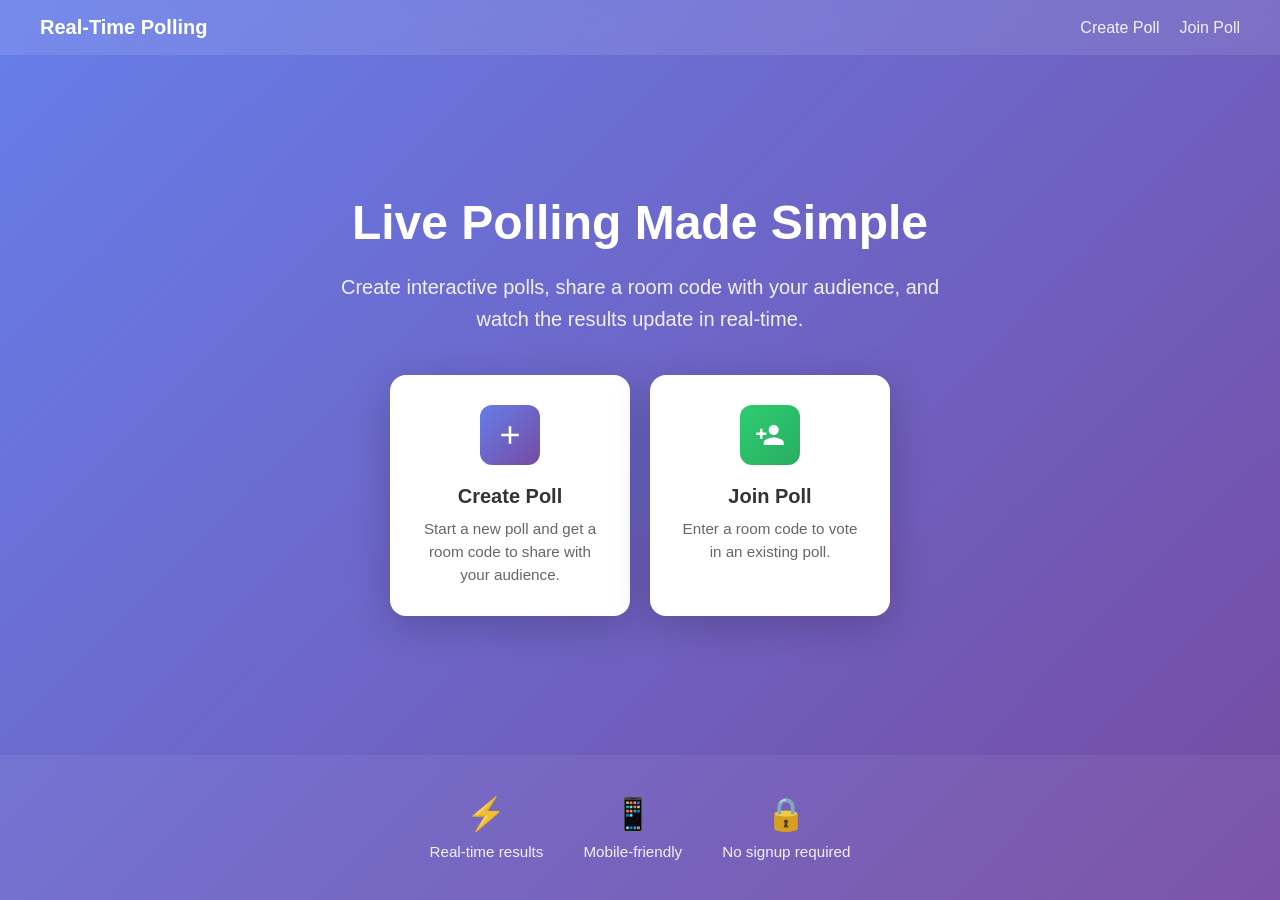
<file: wwwroot/index.html>
<!DOCTYPE html>
<html lang="en">
<head>
    <meta charset="UTF-8">
    <meta name="viewport" content="width=device-width, initial-scale=1.0">
    <meta name="description" content="Create interactive polls, share a room code with your audience, and watch the results update in real-time.">
    <title>Real-Time Polling</title>
    <link rel="icon" type="image/svg+xml" href="favicon.svg">
    <style>
        :root {
            --primary-start: #667eea;
            --primary-end: #764ba2;
            --success-start: #2ecc71;
            --success-end: #27ae60;
        }

        * {
            box-sizing: border-box;
            margin: 0;
            padding: 0;
        }

        body {
            font-family: -apple-system, BlinkMacSystemFont, 'Segoe UI', Roboto, Oxygen, Ubuntu, sans-serif;
            background: linear-gradient(135deg, var(--primary-start) 0%, var(--primary-end) 100%);
            min-height: 100vh;
            display: flex;
            flex-direction: column;
        }

        .nav {
            background: rgba(255, 255, 255, 0.1);
            backdrop-filter: blur(10px);
            -webkit-backdrop-filter: blur(10px);
            padding: 1rem 1.25rem;
        }

        .nav-container {
            max-width: 1200px;
            margin: 0 auto;
            display: flex;
            justify-content: space-between;
            align-items: center;
        }

        .nav-brand {
            color: white;
            font-weight: 700;
            font-size: 1.25rem;
            text-decoration: none;
        }

        .nav-links {
            display: flex;
            gap: 1.25rem;
        }

        .nav-link {
            color: rgba(255, 255, 255, 0.9);
            text-decoration: none;
            font-weight: 500;
            transition: color 0.2s;
        }

        .nav-link:hover {
            color: white;
        }

        .hero {
            flex: 1;
            display: flex;
            align-items: center;
            justify-content: center;
            padding: 2.5rem 1.25rem;
        }

        .hero-content {
            text-align: center;
            max-width: 600px;
        }

        .hero-title {
            color: white;
            font-size: 3rem;
            font-weight: 700;
            margin-bottom: 1.25rem;
            line-height: 1.2;
        }

        .hero-subtitle {
            color: rgba(255, 255, 255, 0.9);
            font-size: 1.25rem;
            margin-bottom: 2.5rem;
            line-height: 1.6;
        }

        .action-cards {
            display: flex;
            gap: 1.25rem;
            justify-content: center;
            flex-wrap: wrap;
        }

        .action-card {
            background: white;
            border-radius: 16px;
            padding: 1.875rem;
            width: 240px;
            text-decoration: none;
            transition: transform 0.2s, box-shadow 0.2s;
            box-shadow: 0 10px 40px rgba(0, 0, 0, 0.2);
        }

        .action-card:hover {
            transform: translateY(-4px);
            box-shadow: 0 20px 60px rgba(0, 0, 0, 0.3);
        }

        .card-icon {
            width: 60px;
            height: 60px;
            border-radius: 12px;
            display: flex;
            align-items: center;
            justify-content: center;
            margin: 0 auto 1.25rem;
        }

        .card-icon.create {
            background: linear-gradient(135deg, var(--primary-start) 0%, var(--primary-end) 100%);
        }

        .card-icon.join {
            background: linear-gradient(135deg, var(--success-start) 0%, var(--success-end) 100%);
        }

        .card-icon svg {
            width: 30px;
            height: 30px;
            fill: white;
        }

        .card-title {
            color: #333;
            font-size: 1.25rem;
            font-weight: 600;
            margin-bottom: 0.625rem;
        }

        .card-description {
            color: #666;
            font-size: 0.95rem;
            line-height: 1.5;
        }

        .features {
            background: rgba(255, 255, 255, 0.05);
            padding: 2.5rem 1.25rem;
        }

        .features-container {
            max-width: 800px;
            margin: 0 auto;
            display: flex;
            justify-content: center;
            gap: 2.5rem;
            flex-wrap: wrap;
        }

        .feature {
            text-align: center;
            color: rgba(255, 255, 255, 0.9);
        }

        .feature-icon {
            font-size: 2rem;
            margin-bottom: 0.625rem;
        }

        .feature-text {
            font-size: 0.95rem;
        }

        @media (max-width: 600px) {
            .hero-title {
                font-size: 2rem;
            }

            .hero-subtitle {
                font-size: 1rem;
            }

            .action-cards {
                flex-direction: column;
                align-items: center;
            }

            .action-card {
                width: 100%;
                max-width: 300px;
            }

            .features-container {
                gap: 1.875rem;
            }

            .nav-brand {
                font-size: 1rem;
            }

            .nav-links {
                gap: 1rem;
            }

            .nav-link {
                font-size: 0.9rem;
            }
        }
    </style>
</head>
<body>
    <nav class="nav">
        <div class="nav-container">
            <a href="index.html" class="nav-brand">Real-Time Polling</a>
            <div class="nav-links">
                <a href="presenter.html" class="nav-link">Create Poll</a>
                <a href="voter.html" class="nav-link">Join Poll</a>
            </div>
        </div>
    </nav>

    <main class="hero">
        <div class="hero-content">
            <h1 class="hero-title">Live Polling Made Simple</h1>
            <p class="hero-subtitle">Create interactive polls, share a room code with your audience, and watch the results update in real-time.</p>

            <div class="action-cards">
                <a href="presenter.html" class="action-card">
                    <div class="card-icon create">
                        <svg viewBox="0 0 24 24">
                            <path d="M19 13h-6v6h-2v-6H5v-2h6V5h2v6h6v2z"/>
                        </svg>
                    </div>
                    <h2 class="card-title">Create Poll</h2>
                    <p class="card-description">Start a new poll and get a room code to share with your audience.</p>
                </a>

                <a href="voter.html" class="action-card">
                    <div class="card-icon join">
                        <svg viewBox="0 0 24 24">
                            <path d="M15 12c2.21 0 4-1.79 4-4s-1.79-4-4-4-4 1.79-4 4 1.79 4 4 4zm-9-2V7H4v3H1v2h3v3h2v-3h3v-2H6zm9 4c-2.67 0-8 1.34-8 4v2h16v-2c0-2.66-5.33-4-8-4z"/>
                        </svg>
                    </div>
                    <h2 class="card-title">Join Poll</h2>
                    <p class="card-description">Enter a room code to vote in an existing poll.</p>
                </a>
            </div>
        </div>
    </main>

    <footer class="features">
        <div class="features-container">
            <div class="feature">
                <div class="feature-icon">&#9889;</div>
                <div class="feature-text">Real-time results</div>
            </div>
            <div class="feature">
                <div class="feature-icon">&#128241;</div>
                <div class="feature-text">Mobile-friendly</div>
            </div>
            <div class="feature">
                <div class="feature-icon">&#128274;</div>
                <div class="feature-text">No signup required</div>
            </div>
        </div>
    </footer>
</body>
</html>
</file>
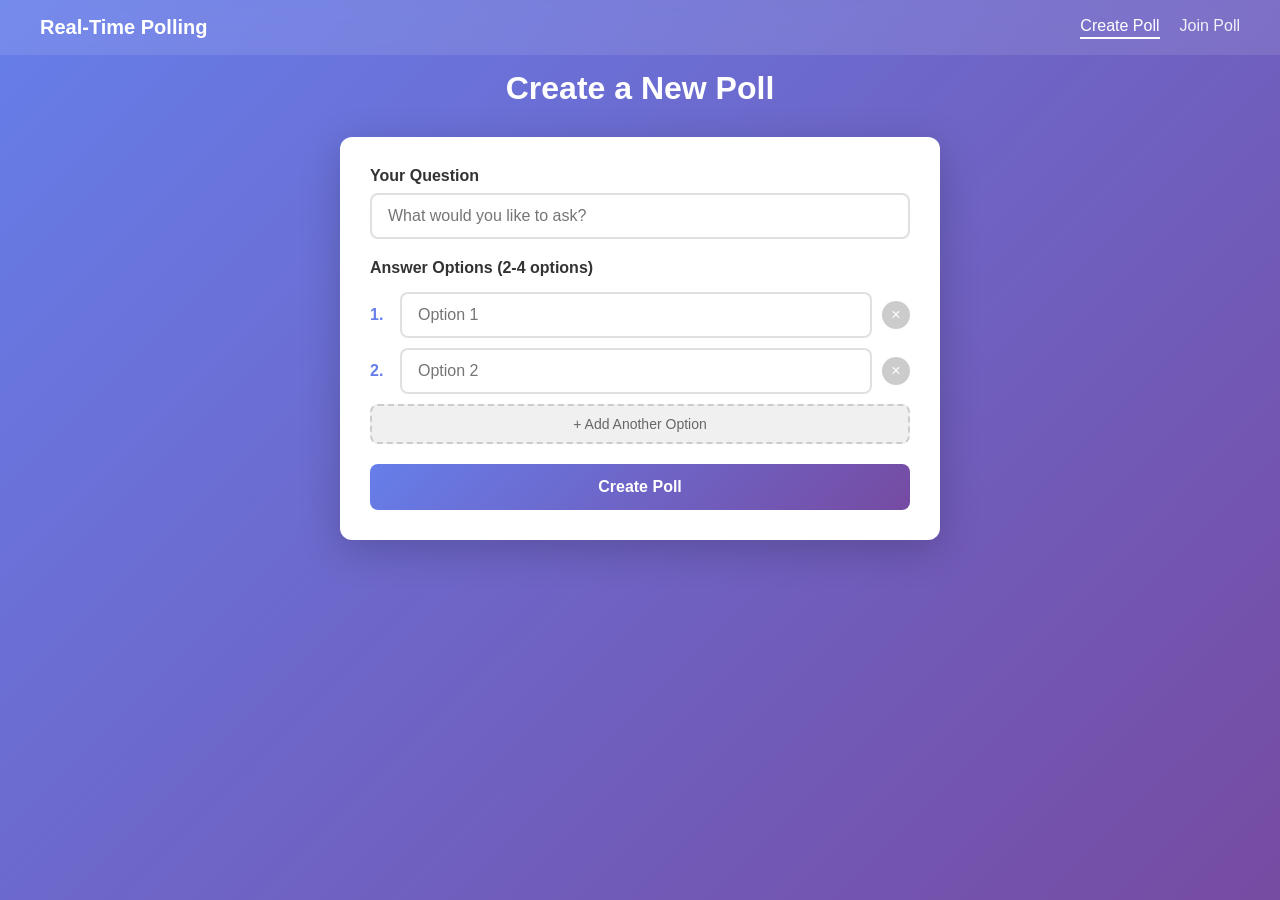
<file: wwwroot/presenter.html>
<!DOCTYPE html>
<html lang="en">
<head>
    <meta charset="UTF-8">
    <meta name="viewport" content="width=device-width, initial-scale=1.0">
    <meta name="description" content="Create a new poll and get a room code to share with your audience.">
    <title>Create Poll - Real-Time Polling</title>
    <link rel="icon" type="image/svg+xml" href="favicon.svg">
    <style>
        :root {
            --primary-start: #667eea;
            --primary-end: #764ba2;
            --danger-start: #e74c3c;
            --danger-end: #c0392b;
            --success: #2ecc71;
        }

        * {
            box-sizing: border-box;
            margin: 0;
            padding: 0;
        }

        body {
            font-family: -apple-system, BlinkMacSystemFont, 'Segoe UI', Roboto, Oxygen, Ubuntu, sans-serif;
            background: linear-gradient(135deg, var(--primary-start) 0%, var(--primary-end) 100%);
            min-height: 100vh;
            padding: 70px 1.25rem 2.5rem;
        }

        .nav {
            background: rgba(255, 255, 255, 0.1);
            backdrop-filter: blur(10px);
            -webkit-backdrop-filter: blur(10px);
            padding: 1rem 1.25rem;
            position: fixed;
            top: 0;
            left: 0;
            right: 0;
            z-index: 100;
        }

        .nav-container {
            max-width: 1200px;
            margin: 0 auto;
            display: flex;
            justify-content: space-between;
            align-items: center;
        }

        .nav-brand {
            color: white;
            font-weight: 700;
            font-size: 1.25rem;
            text-decoration: none;
        }

        .nav-links {
            display: flex;
            gap: 1.25rem;
        }

        .nav-link {
            color: rgba(255, 255, 255, 0.9);
            text-decoration: none;
            font-weight: 500;
            transition: color 0.2s;
            padding-bottom: 2px;
        }

        .nav-link:hover {
            color: white;
        }

        .nav-link.active {
            color: white;
            border-bottom: 2px solid white;
        }

        .container {
            max-width: 600px;
            margin: 0 auto;
        }

        h1 {
            color: white;
            text-align: center;
            margin-bottom: 1.875rem;
            font-size: 2rem;
        }

        .card {
            background: white;
            border-radius: 12px;
            padding: 1.875rem;
            box-shadow: 0 10px 40px rgba(0, 0, 0, 0.2);
        }

        .form-group {
            margin-bottom: 1.25rem;
        }

        label {
            display: block;
            font-weight: 600;
            margin-bottom: 0.5rem;
            color: #333;
        }

        input[type="text"] {
            width: 100%;
            padding: 0.75rem 1rem;
            border: 2px solid #e0e0e0;
            border-radius: 8px;
            font-size: 1rem;
            transition: border-color 0.2s;
            font-family: inherit;
        }

        input[type="text"]:focus {
            outline: none;
            border-color: var(--primary-start);
        }

        .options-container {
            margin-bottom: 1.25rem;
        }

        .options-container h3 {
            color: #333;
            margin-bottom: 0.9375rem;
            font-size: 1rem;
        }

        .option-input {
            display: flex;
            align-items: center;
            margin-bottom: 0.625rem;
        }

        .option-input span {
            width: 1.875rem;
            font-weight: 600;
            color: var(--primary-start);
        }

        .option-input input {
            flex: 1;
        }

        .option-input .remove-btn {
            margin-left: 0.625rem;
            background: #ff4757;
            color: white;
            border: none;
            border-radius: 50%;
            width: 1.75rem;
            height: 1.75rem;
            cursor: pointer;
            font-size: 1rem;
            display: flex;
            align-items: center;
            justify-content: center;
            transition: background 0.2s;
        }

        .option-input .remove-btn:hover {
            background: #ff3344;
        }

        .option-input .remove-btn:disabled {
            background: #ccc;
            cursor: not-allowed;
        }

        .add-option-btn {
            background: #f0f0f0;
            border: 2px dashed #ccc;
            border-radius: 8px;
            padding: 0.625rem;
            width: 100%;
            cursor: pointer;
            color: #666;
            font-size: 0.875rem;
            transition: all 0.2s;
            font-family: inherit;
        }

        .add-option-btn:hover:not(:disabled) {
            background: #e8e8e8;
            border-color: #999;
        }

        .add-option-btn:disabled {
            cursor: not-allowed;
            opacity: 0.5;
        }

        .submit-btn {
            width: 100%;
            padding: 0.875rem;
            background: linear-gradient(135deg, var(--primary-start) 0%, var(--primary-end) 100%);
            color: white;
            border: none;
            border-radius: 8px;
            font-size: 1rem;
            font-weight: 600;
            cursor: pointer;
            transition: transform 0.2s, box-shadow 0.2s;
            font-family: inherit;
        }

        .submit-btn:hover {
            transform: translateY(-2px);
            box-shadow: 0 4px 12px rgba(102, 126, 234, 0.4);
        }

        .submit-btn:disabled {
            opacity: 0.6;
            cursor: not-allowed;
            transform: none;
        }

        .loading-spinner {
            display: inline-block;
            width: 1rem;
            height: 1rem;
            border: 2px solid rgba(255, 255, 255, 0.3);
            border-radius: 50%;
            border-top-color: white;
            animation: spin 0.8s linear infinite;
            margin-right: 0.5rem;
            vertical-align: middle;
        }

        @keyframes spin {
            to { transform: rotate(360deg); }
        }

        .error-message {
            background: #fff3f3;
            border: 1px solid #ffcccc;
            color: #cc0000;
            padding: 0.75rem;
            border-radius: 8px;
            margin-bottom: 1.25rem;
            display: none;
        }

        .success-container {
            display: none;
            text-align: center;
        }

        .room-code-display {
            background: linear-gradient(135deg, var(--primary-start) 0%, var(--primary-end) 100%);
            color: white;
            padding: 1.875rem;
            border-radius: 12px;
            margin-bottom: 1.25rem;
        }

        .room-code-display h2 {
            font-size: 1rem;
            margin-bottom: 0.625rem;
            opacity: 0.9;
            font-weight: 500;
        }

        .room-code {
            font-size: 4rem;
            font-weight: 700;
            letter-spacing: 8px;
            font-family: 'Courier New', monospace;
        }

        .poll-info {
            background: #f8f9fa;
            padding: 1.25rem;
            border-radius: 8px;
            margin-bottom: 1.25rem;
            text-align: left;
        }

        .poll-info h3 {
            color: #333;
            margin-bottom: 0.625rem;
        }

        .poll-info ul {
            list-style: none;
            padding: 0;
        }

        .poll-info li {
            padding: 0.5rem 0;
            border-bottom: 1px solid #eee;
            color: #555;
        }

        .poll-info li:last-child {
            border-bottom: none;
        }

        .action-links {
            display: flex;
            gap: 0.625rem;
            justify-content: center;
            flex-wrap: wrap;
        }

        .action-link {
            padding: 0.75rem 1.5rem;
            border-radius: 8px;
            text-decoration: none;
            font-weight: 600;
            transition: all 0.2s;
            font-size: 0.9375rem;
        }

        .action-link.primary {
            background: linear-gradient(135deg, var(--primary-start) 0%, var(--primary-end) 100%);
            color: white;
        }

        .action-link:hover {
            transform: translateY(-2px);
            box-shadow: 0 4px 12px rgba(0, 0, 0, 0.15);
        }

        .new-poll-btn,
        .close-poll-btn {
            border: none;
            padding: 0.75rem 1.5rem;
            border-radius: 8px;
            font-size: 0.875rem;
            font-weight: 600;
            cursor: pointer;
            transition: all 0.2s;
            font-family: inherit;
        }

        .new-poll-btn {
            background: #f0f0f0;
            color: #333;
        }

        .new-poll-btn:hover {
            background: #e0e0e0;
        }

        .close-poll-btn {
            background: linear-gradient(135deg, var(--danger-start) 0%, var(--danger-end) 100%);
            color: white;
        }

        .close-poll-btn:hover {
            transform: translateY(-2px);
            box-shadow: 0 4px 12px rgba(231, 76, 60, 0.4);
        }

        .close-poll-btn:disabled {
            opacity: 0.6;
            cursor: not-allowed;
            transform: none;
        }

        .poll-closed-badge {
            background: var(--danger-start);
            color: white;
            padding: 0.5rem 1rem;
            border-radius: 20px;
            font-weight: 600;
            display: inline-block;
            margin-top: 0.9375rem;
        }

        .poll-status-active {
            background: var(--success);
            color: white;
            padding: 0.5rem 1rem;
            border-radius: 20px;
            font-weight: 600;
            display: inline-block;
            margin-bottom: 0.9375rem;
            font-size: 0.85rem;
        }

        @media (max-width: 600px) {
            .nav-brand {
                font-size: 1rem;
            }

            .nav-links {
                gap: 1rem;
            }

            .nav-link {
                font-size: 0.9rem;
            }

            h1 {
                font-size: 1.75rem;
            }

            .room-code {
                font-size: 2.5rem;
                letter-spacing: 4px;
            }
        }
    </style>
</head>
<body>
    <nav class="nav">
        <div class="nav-container">
            <a href="index.html" class="nav-brand">Real-Time Polling</a>
            <div class="nav-links">
                <a href="presenter.html" class="nav-link active">Create Poll</a>
                <a href="voter.html" class="nav-link">Join Poll</a>
            </div>
        </div>
    </nav>

    <div class="container">
        <h1>Create a New Poll</h1>

        <div class="card">
            <div id="form-container">
                <div id="error-message" class="error-message"></div>

                <form id="poll-form">
                    <div class="form-group">
                        <label for="question">Your Question</label>
                        <input type="text" id="question" name="question" placeholder="What would you like to ask?" required maxlength="500">
                    </div>

                    <div class="options-container">
                        <h3>Answer Options (2-4 options)</h3>
                        <div id="options-list">
                            <div class="option-input">
                                <span>1.</span>
                                <input type="text" name="option" placeholder="Option 1" required maxlength="200">
                                <button type="button" class="remove-btn" disabled>&times;</button>
                            </div>
                            <div class="option-input">
                                <span>2.</span>
                                <input type="text" name="option" placeholder="Option 2" required maxlength="200">
                                <button type="button" class="remove-btn" disabled>&times;</button>
                            </div>
                        </div>
                        <button type="button" id="add-option-btn" class="add-option-btn">+ Add Another Option</button>
                    </div>

                    <button type="submit" class="submit-btn" id="submit-btn">Create Poll</button>
                </form>
            </div>

            <div id="success-container" class="success-container">
                <div class="room-code-display">
                    <h2>Share this code with your audience</h2>
                    <div id="room-code" class="room-code"></div>
                </div>

                <div id="poll-status-container">
                    <span id="poll-status-active" class="poll-status-active">Poll Active</span>
                </div>

                <div class="poll-info">
                    <h3 id="created-question"></h3>
                    <ul id="created-options"></ul>
                </div>

                <div class="action-links">
                    <a href="#" id="view-results-link" class="action-link primary">View Live Results</a>
                    <button type="button" class="close-poll-btn" id="close-poll-btn">Close Poll</button>
                    <button type="button" class="new-poll-btn" id="new-poll-btn">Create Another Poll</button>
                </div>

                <div id="poll-closed-badge" class="poll-closed-badge" style="display: none;">Poll Closed</div>
            </div>
        </div>
    </div>

    <script>
        const form = document.getElementById('poll-form');
        const optionsList = document.getElementById('options-list');
        const addOptionBtn = document.getElementById('add-option-btn');
        const submitBtn = document.getElementById('submit-btn');
        const errorMessage = document.getElementById('error-message');
        const formContainer = document.getElementById('form-container');
        const successContainer = document.getElementById('success-container');
        const newPollBtn = document.getElementById('new-poll-btn');
        const closePollBtn = document.getElementById('close-poll-btn');

        let currentRoomCode = null;

        function getOptionCount() {
            return optionsList.querySelectorAll('.option-input').length;
        }

        function updateRemoveButtons() {
            const removeButtons = optionsList.querySelectorAll('.remove-btn');
            const count = getOptionCount();
            removeButtons.forEach(btn => {
                btn.disabled = count <= 2;
            });
        }

        function updateAddButton() {
            addOptionBtn.disabled = getOptionCount() >= 4;
        }

        function renumberOptions() {
            const options = optionsList.querySelectorAll('.option-input');
            options.forEach((opt, index) => {
                opt.querySelector('span').textContent = `${index + 1}.`;
                opt.querySelector('input').placeholder = `Option ${index + 1}`;
            });
        }

        addOptionBtn.addEventListener('click', () => {
            if (getOptionCount() >= 4) return;

            const count = getOptionCount() + 1;
            const div = document.createElement('div');
            div.className = 'option-input';
            div.innerHTML = `
                <span>${count}.</span>
                <input type="text" name="option" placeholder="Option ${count}" required maxlength="200">
                <button type="button" class="remove-btn">&times;</button>
            `;
            optionsList.appendChild(div);

            div.querySelector('.remove-btn').addEventListener('click', () => {
                div.remove();
                renumberOptions();
                updateRemoveButtons();
                updateAddButton();
            });

            updateRemoveButtons();
            updateAddButton();
            div.querySelector('input').focus();
        });

        optionsList.querySelectorAll('.remove-btn').forEach(btn => {
            btn.addEventListener('click', () => {
                btn.closest('.option-input').remove();
                renumberOptions();
                updateRemoveButtons();
                updateAddButton();
            });
        });

        function showError(message) {
            errorMessage.textContent = message;
            errorMessage.style.display = 'block';
        }

        function hideError() {
            errorMessage.style.display = 'none';
        }

        function showSuccess(data) {
            currentRoomCode = data.roomCode;
            document.getElementById('room-code').textContent = data.roomCode;
            document.getElementById('created-question').textContent = data.question;
            document.getElementById('view-results-link').href = `dashboard.html?room=${data.roomCode}`;

            const optionsList = document.getElementById('created-options');
            optionsList.innerHTML = '';
            data.options.forEach(opt => {
                const li = document.createElement('li');
                li.textContent = opt.text;
                optionsList.appendChild(li);
            });

            document.getElementById('poll-status-active').style.display = 'inline-block';
            document.getElementById('poll-closed-badge').style.display = 'none';
            closePollBtn.style.display = 'inline-block';
            closePollBtn.disabled = false;
            closePollBtn.textContent = 'Close Poll';

            formContainer.style.display = 'none';
            successContainer.style.display = 'block';
        }

        function showPollClosed() {
            document.getElementById('poll-status-active').style.display = 'none';
            document.getElementById('poll-closed-badge').style.display = 'inline-block';
            closePollBtn.style.display = 'none';
        }

        function resetForm() {
            form.reset();
            currentRoomCode = null;
            while (getOptionCount() > 2) {
                optionsList.lastElementChild.remove();
            }
            renumberOptions();
            updateRemoveButtons();
            updateAddButton();
            hideError();
            formContainer.style.display = 'block';
            successContainer.style.display = 'none';
        }

        newPollBtn.addEventListener('click', resetForm);

        async function fetchWithTimeout(url, options = {}, timeout = 10000) {
            const controller = new AbortController();
            const timeoutId = setTimeout(() => controller.abort(), timeout);
            try {
                const response = await fetch(url, { ...options, signal: controller.signal });
                clearTimeout(timeoutId);
                return response;
            } catch (error) {
                clearTimeout(timeoutId);
                if (error.name === 'AbortError') {
                    throw new Error('Request timed out. Please try again.');
                }
                throw error;
            }
        }

        function setButtonLoading(button, loading, loadingText, normalText) {
            button.disabled = loading;
            if (loading) {
                button.innerHTML = `<span class="loading-spinner"></span>${loadingText}`;
            } else {
                button.textContent = normalText;
            }
        }

        closePollBtn.addEventListener('click', async () => {
            if (!currentRoomCode) return;

            setButtonLoading(closePollBtn, true, 'Closing...', 'Close Poll');

            try {
                const response = await fetchWithTimeout(`/api/polls/${currentRoomCode}/close`, {
                    method: 'POST'
                });

                if (response.ok) {
                    showPollClosed();
                } else {
                    const data = await response.json().catch(() => ({}));
                    setButtonLoading(closePollBtn, false, 'Closing...', 'Close Poll');
                    showError(data.message || data.error || 'Failed to close poll. Please try again.');
                }
            } catch (error) {
                setButtonLoading(closePollBtn, false, 'Closing...', 'Close Poll');
                showError(error.message || 'Network error. Please check your connection and try again.');
            }
        });

        form.addEventListener('submit', async (e) => {
            e.preventDefault();
            hideError();

            const question = document.getElementById('question').value.trim();
            const optionInputs = optionsList.querySelectorAll('input[name="option"]');
            const options = Array.from(optionInputs).map(input => input.value.trim());

            if (!question) {
                showError('Please enter a question');
                return;
            }

            if (options.some(opt => !opt)) {
                showError('Please fill in all option fields');
                return;
            }

            setButtonLoading(submitBtn, true, 'Creating...', 'Create Poll');

            try {
                const response = await fetchWithTimeout('/api/polls', {
                    method: 'POST',
                    headers: {
                        'Content-Type': 'application/json'
                    },
                    body: JSON.stringify({
                        question: question,
                        options: options
                    })
                });

                const data = await response.json();

                if (!response.ok) {
                    const errorMsg = data.errors ? data.errors.join(', ') : (data.message || 'Failed to create poll');
                    showError(errorMsg);
                    return;
                }

                showSuccess(data);
            } catch (error) {
                showError(error.message || 'Network error. Please check your connection and try again.');
            } finally {
                setButtonLoading(submitBtn, false, 'Creating...', 'Create Poll');
            }
        });
    </script>
</body>
</html>
</file>
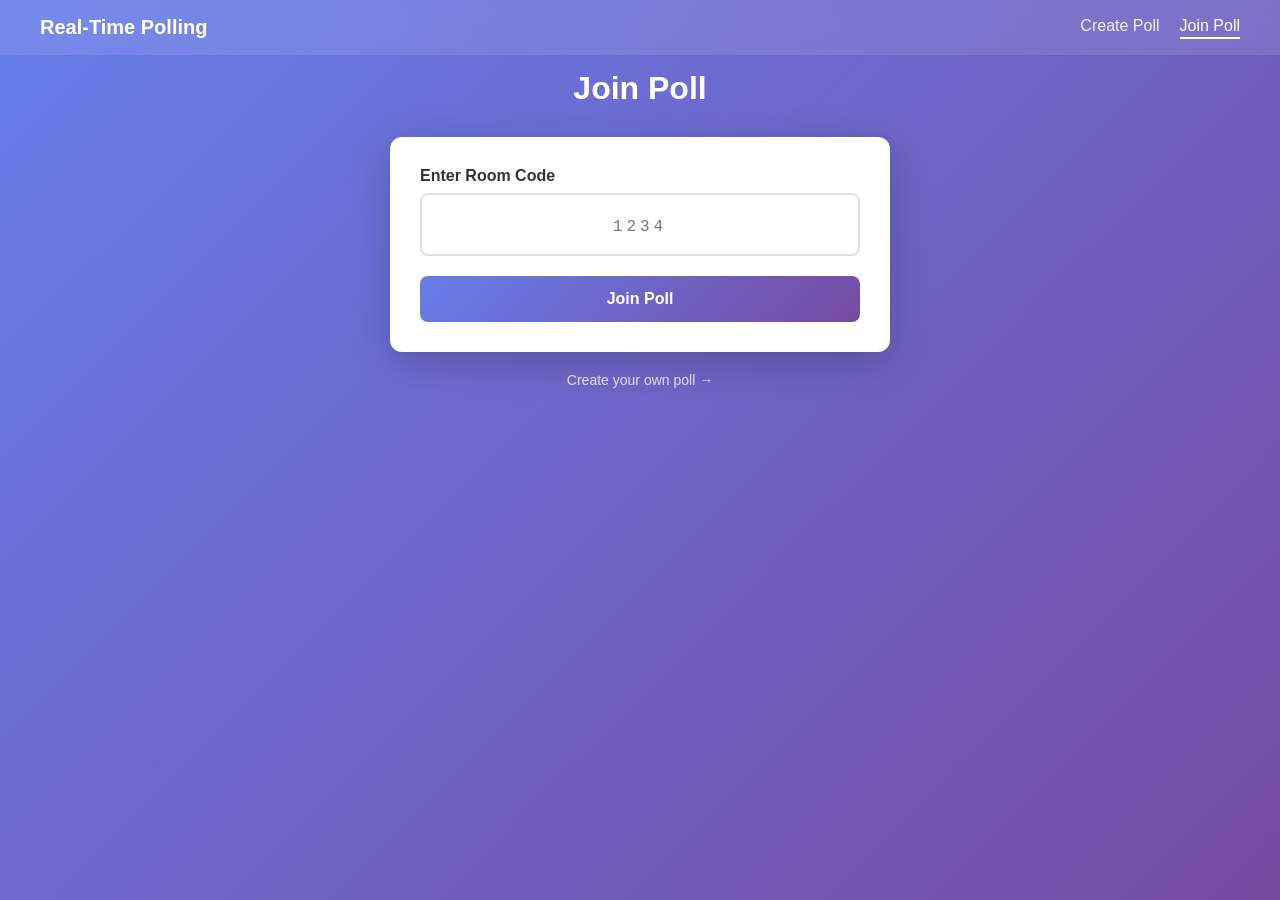
<file: wwwroot/voter.html>
<!DOCTYPE html>
<html lang="en">
<head>
    <meta charset="UTF-8">
    <meta name="viewport" content="width=device-width, initial-scale=1.0">
    <meta name="description" content="Enter a room code to vote in an existing poll.">
    <title>Join Poll - Real-Time Polling</title>
    <link rel="icon" type="image/svg+xml" href="favicon.svg">
    <style>
        :root {
            --primary-start: #667eea;
            --primary-end: #764ba2;
            --success-start: #2ecc71;
            --success-end: #27ae60;
            --warning-start: #f39c12;
            --warning-end: #e67e22;
        }

        * {
            box-sizing: border-box;
            margin: 0;
            padding: 0;
        }

        body {
            font-family: -apple-system, BlinkMacSystemFont, 'Segoe UI', Roboto, Oxygen, Ubuntu, sans-serif;
            background: linear-gradient(135deg, var(--primary-start) 0%, var(--primary-end) 100%);
            min-height: 100vh;
            padding: 70px 1.25rem 2.5rem;
        }

        .nav {
            background: rgba(255, 255, 255, 0.1);
            backdrop-filter: blur(10px);
            -webkit-backdrop-filter: blur(10px);
            padding: 1rem 1.25rem;
            position: fixed;
            top: 0;
            left: 0;
            right: 0;
            z-index: 100;
        }

        .nav-container {
            max-width: 1200px;
            margin: 0 auto;
            display: flex;
            justify-content: space-between;
            align-items: center;
        }

        .nav-brand {
            color: white;
            font-weight: 700;
            font-size: 1.25rem;
            text-decoration: none;
        }

        .nav-links {
            display: flex;
            gap: 1.25rem;
        }

        .nav-link {
            color: rgba(255, 255, 255, 0.9);
            text-decoration: none;
            font-weight: 500;
            transition: color 0.2s;
            padding-bottom: 2px;
        }

        .nav-link:hover {
            color: white;
        }

        .nav-link.active {
            color: white;
            border-bottom: 2px solid white;
        }

        .container {
            max-width: 500px;
            margin: 0 auto;
        }

        h1 {
            color: white;
            text-align: center;
            margin-bottom: 1.875rem;
            font-size: 2rem;
        }

        .card {
            background: white;
            border-radius: 12px;
            padding: 1.875rem;
            box-shadow: 0 10px 40px rgba(0, 0, 0, 0.2);
        }

        .form-group {
            margin-bottom: 1.25rem;
        }

        label {
            display: block;
            font-weight: 600;
            margin-bottom: 0.5rem;
            color: #333;
        }

        input[type="text"] {
            width: 100%;
            padding: 1rem;
            border: 2px solid #e0e0e0;
            border-radius: 8px;
            font-size: 1.5rem;
            text-align: center;
            letter-spacing: 8px;
            font-family: 'Courier New', monospace;
            text-transform: uppercase;
            transition: border-color 0.2s;
        }

        input[type="text"]:focus {
            outline: none;
            border-color: var(--primary-start);
        }

        input[type="text"]::placeholder {
            letter-spacing: 4px;
            font-size: 1rem;
        }

        .join-btn {
            width: 100%;
            padding: 0.875rem;
            background: linear-gradient(135deg, var(--primary-start) 0%, var(--primary-end) 100%);
            color: white;
            border: none;
            border-radius: 8px;
            font-size: 1rem;
            font-weight: 600;
            cursor: pointer;
            transition: transform 0.2s, box-shadow 0.2s;
            font-family: inherit;
        }

        .join-btn:hover {
            transform: translateY(-2px);
            box-shadow: 0 4px 12px rgba(102, 126, 234, 0.4);
        }

        .join-btn:disabled {
            opacity: 0.6;
            cursor: not-allowed;
            transform: none;
        }

        .loading-spinner {
            display: inline-block;
            width: 1rem;
            height: 1rem;
            border: 2px solid rgba(255, 255, 255, 0.3);
            border-radius: 50%;
            border-top-color: white;
            animation: spin 0.8s linear infinite;
            margin-right: 0.5rem;
            vertical-align: middle;
        }

        .loading-spinner.dark {
            border-color: rgba(0, 0, 0, 0.1);
            border-top-color: var(--primary-start);
        }

        @keyframes spin {
            to { transform: rotate(360deg); }
        }

        .error-message {
            background: #fff3f3;
            border: 1px solid #ffcccc;
            color: #cc0000;
            padding: 0.75rem;
            border-radius: 8px;
            margin-bottom: 1.25rem;
            display: none;
        }

        .poll-container {
            display: none;
        }

        .poll-question {
            font-size: 1.5rem;
            color: #333;
            text-align: center;
            margin-bottom: 1.5625rem;
            line-height: 1.4;
        }

        .room-code-badge {
            background: linear-gradient(135deg, var(--primary-start) 0%, var(--primary-end) 100%);
            color: white;
            padding: 0.5rem 1rem;
            border-radius: 20px;
            font-family: 'Courier New', monospace;
            font-weight: 700;
            letter-spacing: 4px;
            display: inline-block;
            margin-bottom: 1.25rem;
            font-size: 0.9rem;
        }

        .options-list {
            display: flex;
            flex-direction: column;
            gap: 0.75rem;
        }

        .option-btn {
            width: 100%;
            padding: 1.125rem 1.25rem;
            background: #f8f9fa;
            border: 2px solid #e0e0e0;
            border-radius: 10px;
            font-size: 1rem;
            color: #333;
            cursor: pointer;
            transition: all 0.2s;
            text-align: left;
            font-weight: 500;
            font-family: inherit;
        }

        .option-btn:hover {
            background: var(--primary-start);
            border-color: var(--primary-start);
            color: white;
            transform: translateX(4px);
        }

        .option-btn:disabled {
            opacity: 0.5;
            cursor: not-allowed;
            transform: none;
        }

        .confirmation-container,
        .already-voted-container {
            display: none;
            text-align: center;
        }

        .success-icon,
        .already-voted-icon {
            width: 5rem;
            height: 5rem;
            border-radius: 50%;
            display: flex;
            align-items: center;
            justify-content: center;
            margin: 0 auto 1.25rem;
        }

        .success-icon {
            background: linear-gradient(135deg, var(--success-start) 0%, var(--success-end) 100%);
        }

        .already-voted-icon {
            background: linear-gradient(135deg, var(--warning-start) 0%, var(--warning-end) 100%);
        }

        .success-icon svg,
        .already-voted-icon svg {
            width: 2.5rem;
            height: 2.5rem;
            fill: white;
        }

        .confirmation-title,
        .already-voted-title {
            font-size: 1.5rem;
            color: #333;
            margin-bottom: 0.625rem;
        }

        .confirmation-text,
        .already-voted-text {
            color: #666;
            margin-bottom: 1.5625rem;
        }

        .voted-option {
            background: #f8f9fa;
            padding: 0.9375rem 1.25rem;
            border-radius: 8px;
            margin-bottom: 1.25rem;
            font-weight: 600;
            color: #333;
        }

        .vote-again-btn {
            background: #f0f0f0;
            color: #333;
            border: none;
            padding: 0.75rem 1.5rem;
            border-radius: 8px;
            font-size: 0.875rem;
            font-weight: 600;
            cursor: pointer;
            transition: all 0.2s;
            font-family: inherit;
        }

        .vote-again-btn:hover {
            background: #e0e0e0;
        }

        .back-link {
            display: block;
            text-align: center;
            color: rgba(255, 255, 255, 0.8);
            text-decoration: none;
            margin-top: 1.25rem;
            font-size: 0.875rem;
        }

        .back-link:hover {
            color: white;
        }

        @media (max-width: 600px) {
            .nav-brand {
                font-size: 1rem;
            }

            .nav-links {
                gap: 1rem;
            }

            .nav-link {
                font-size: 0.9rem;
            }

            h1 {
                font-size: 1.75rem;
            }

            input[type="text"] {
                font-size: 1.25rem;
                letter-spacing: 6px;
            }
        }
    </style>
</head>
<body>
    <nav class="nav">
        <div class="nav-container">
            <a href="index.html" class="nav-brand">Real-Time Polling</a>
            <div class="nav-links">
                <a href="presenter.html" class="nav-link">Create Poll</a>
                <a href="voter.html" class="nav-link active">Join Poll</a>
            </div>
        </div>
    </nav>

    <div class="container">
        <h1>Join Poll</h1>

        <div class="card">
            <div id="join-container">
                <div id="error-message" class="error-message"></div>

                <form id="join-form">
                    <div class="form-group">
                        <label for="room-code">Enter Room Code</label>
                        <input type="text" id="room-code" name="roomCode" placeholder="1234" maxlength="4" required autocomplete="off">
                    </div>

                    <button type="submit" class="join-btn" id="join-btn">Join Poll</button>
                </form>
            </div>

            <div id="poll-container" class="poll-container">
                <div style="text-align: center;">
                    <span id="room-code-badge" class="room-code-badge"></span>
                </div>
                <h2 id="poll-question" class="poll-question"></h2>
                <div id="options-list" class="options-list"></div>
            </div>

            <div id="confirmation-container" class="confirmation-container">
                <div class="success-icon">
                    <svg viewBox="0 0 24 24">
                        <path d="M9 16.17L4.83 12l-1.42 1.41L9 19 21 7l-1.41-1.41L9 16.17z"/>
                    </svg>
                </div>
                <h2 class="confirmation-title">Vote Submitted!</h2>
                <p class="confirmation-text">Your vote has been recorded.</p>
                <div id="voted-option" class="voted-option"></div>
                <button type="button" class="vote-again-btn" id="vote-again-btn">Join Another Poll</button>
            </div>

            <div id="already-voted-container" class="already-voted-container">
                <div class="already-voted-icon">
                    <svg viewBox="0 0 24 24">
                        <path d="M12 2C6.48 2 2 6.48 2 12s4.48 10 10 10 10-4.48 10-10S17.52 2 12 2zm1 15h-2v-2h2v2zm0-4h-2V7h2v6z"/>
                    </svg>
                </div>
                <h2 class="already-voted-title">Already Voted</h2>
                <p class="already-voted-text">You have already cast your vote in this poll.</p>
                <button type="button" class="vote-again-btn" id="try-another-btn">Join Another Poll</button>
            </div>
        </div>

        <a href="presenter.html" class="back-link">Create your own poll &rarr;</a>
    </div>

    <script>
        const joinForm = document.getElementById('join-form');
        const roomCodeInput = document.getElementById('room-code');
        const joinBtn = document.getElementById('join-btn');
        const errorMessage = document.getElementById('error-message');
        const joinContainer = document.getElementById('join-container');
        const pollContainer = document.getElementById('poll-container');
        const confirmationContainer = document.getElementById('confirmation-container');
        const alreadyVotedContainer = document.getElementById('already-voted-container');
        const voteAgainBtn = document.getElementById('vote-again-btn');
        const tryAnotherBtn = document.getElementById('try-another-btn');

        let currentPoll = null;

        function getVoterId() {
            let voterId = localStorage.getItem('voterId');
            if (!voterId) {
                voterId = crypto.randomUUID();
                localStorage.setItem('voterId', voterId);
            }
            return voterId;
        }

        function showError(message) {
            errorMessage.textContent = message;
            errorMessage.style.display = 'block';
        }

        function hideError() {
            errorMessage.style.display = 'none';
        }

        function showJoinForm() {
            joinContainer.style.display = 'block';
            pollContainer.style.display = 'none';
            confirmationContainer.style.display = 'none';
            alreadyVotedContainer.style.display = 'none';
            roomCodeInput.value = '';
            currentPoll = null;
            hideError();
        }

        function showPoll(poll) {
            currentPoll = poll;

            document.getElementById('room-code-badge').textContent = poll.roomCode;
            document.getElementById('poll-question').textContent = poll.question;

            const optionsList = document.getElementById('options-list');
            optionsList.innerHTML = '';

            poll.options.forEach(option => {
                const btn = document.createElement('button');
                btn.type = 'button';
                btn.className = 'option-btn';
                btn.textContent = option.text;
                btn.dataset.optionId = option.id;
                btn.addEventListener('click', () => castVote(option));
                optionsList.appendChild(btn);
            });

            joinContainer.style.display = 'none';
            pollContainer.style.display = 'block';
            confirmationContainer.style.display = 'none';
            alreadyVotedContainer.style.display = 'none';
        }

        function showConfirmation(optionText) {
            document.getElementById('voted-option').textContent = `You voted: ${optionText}`;

            joinContainer.style.display = 'none';
            pollContainer.style.display = 'none';
            confirmationContainer.style.display = 'block';
            alreadyVotedContainer.style.display = 'none';
        }

        function showAlreadyVoted() {
            joinContainer.style.display = 'none';
            pollContainer.style.display = 'none';
            confirmationContainer.style.display = 'none';
            alreadyVotedContainer.style.display = 'block';
        }

        async function fetchWithTimeout(url, options = {}, timeout = 10000) {
            const controller = new AbortController();
            const timeoutId = setTimeout(() => controller.abort(), timeout);
            try {
                const response = await fetch(url, { ...options, signal: controller.signal });
                clearTimeout(timeoutId);
                return response;
            } catch (error) {
                clearTimeout(timeoutId);
                if (error.name === 'AbortError') {
                    throw new Error('Request timed out. Please try again.');
                }
                throw error;
            }
        }

        function setButtonLoading(button, loading, loadingText, normalText) {
            button.disabled = loading;
            if (loading) {
                button.innerHTML = `<span class="loading-spinner"></span>${loadingText}`;
            } else {
                button.textContent = normalText;
            }
        }

        function setOptionButtonsDisabled(disabled, loadingOptionId = null) {
            const buttons = document.querySelectorAll('.option-btn');
            buttons.forEach(btn => {
                btn.disabled = disabled;
                if (disabled && btn.dataset.optionId === loadingOptionId) {
                    const text = btn.textContent;
                    btn.innerHTML = `<span class="loading-spinner dark"></span>${text}`;
                }
            });
        }

        async function joinPoll(roomCode) {
            try {
                const response = await fetchWithTimeout(`/api/polls/${roomCode}`);
                const data = await response.json();

                if (!response.ok) {
                    if (response.status === 404) {
                        showError('Poll not found. Please check the room code and try again.');
                    } else {
                        showError(data.message || data.error || 'Unable to join poll. Please try again.');
                    }
                    return;
                }

                showPoll(data);
            } catch (error) {
                showError(error.message || 'Network error. Please check your connection and try again.');
            }
        }

        async function castVote(option) {
            setOptionButtonsDisabled(true, option.id);

            try {
                const response = await fetchWithTimeout(`/api/polls/${currentPoll.roomCode}/vote`, {
                    method: 'POST',
                    headers: {
                        'Content-Type': 'application/json'
                    },
                    body: JSON.stringify({
                        optionId: option.id,
                        voterId: getVoterId()
                    })
                });

                const data = await response.json();

                if (!response.ok) {
                    showPoll(currentPoll);
                    if (response.status === 404) {
                        showError('Poll not found. It may have been closed.');
                        showJoinForm();
                    } else if (response.status === 409) {
                        showAlreadyVoted();
                    } else if (response.status === 410) {
                        showError('This poll has been closed and is no longer accepting votes.');
                    } else {
                        showError(data.message || data.error || 'Unable to submit vote. Please try again.');
                    }
                    return;
                }

                showConfirmation(option.text);
            } catch (error) {
                showPoll(currentPoll);
                showError(error.message || 'Network error. Please check your connection and try again.');
            }
        }

        joinForm.addEventListener('submit', async (e) => {
            e.preventDefault();
            hideError();

            const roomCode = roomCodeInput.value.trim().toUpperCase();

            if (!roomCode) {
                showError('Please enter a room code');
                return;
            }

            if (roomCode.length !== 4 || !/^\d{4}$/.test(roomCode)) {
                showError('Room code must be exactly 4 digits');
                return;
            }

            setButtonLoading(joinBtn, true, 'Joining...', 'Join Poll');

            await joinPoll(roomCode);

            setButtonLoading(joinBtn, false, 'Joining...', 'Join Poll');
        });

        voteAgainBtn.addEventListener('click', showJoinForm);
        tryAnotherBtn.addEventListener('click', showJoinForm);

        roomCodeInput.addEventListener('input', (e) => {
            e.target.value = e.target.value.replace(/\D/g, '').slice(0, 4);
        });

        function getRoomCodeFromUrl() {
            const params = new URLSearchParams(window.location.search);
            return params.get('room') || params.get('roomCode') || params.get('code');
        }

        const urlRoomCode = getRoomCodeFromUrl();
        if (urlRoomCode && /^\d{4}$/.test(urlRoomCode)) {
            roomCodeInput.value = urlRoomCode;
            joinPoll(urlRoomCode);
        }
    </script>
</body>
</html>
</file>
